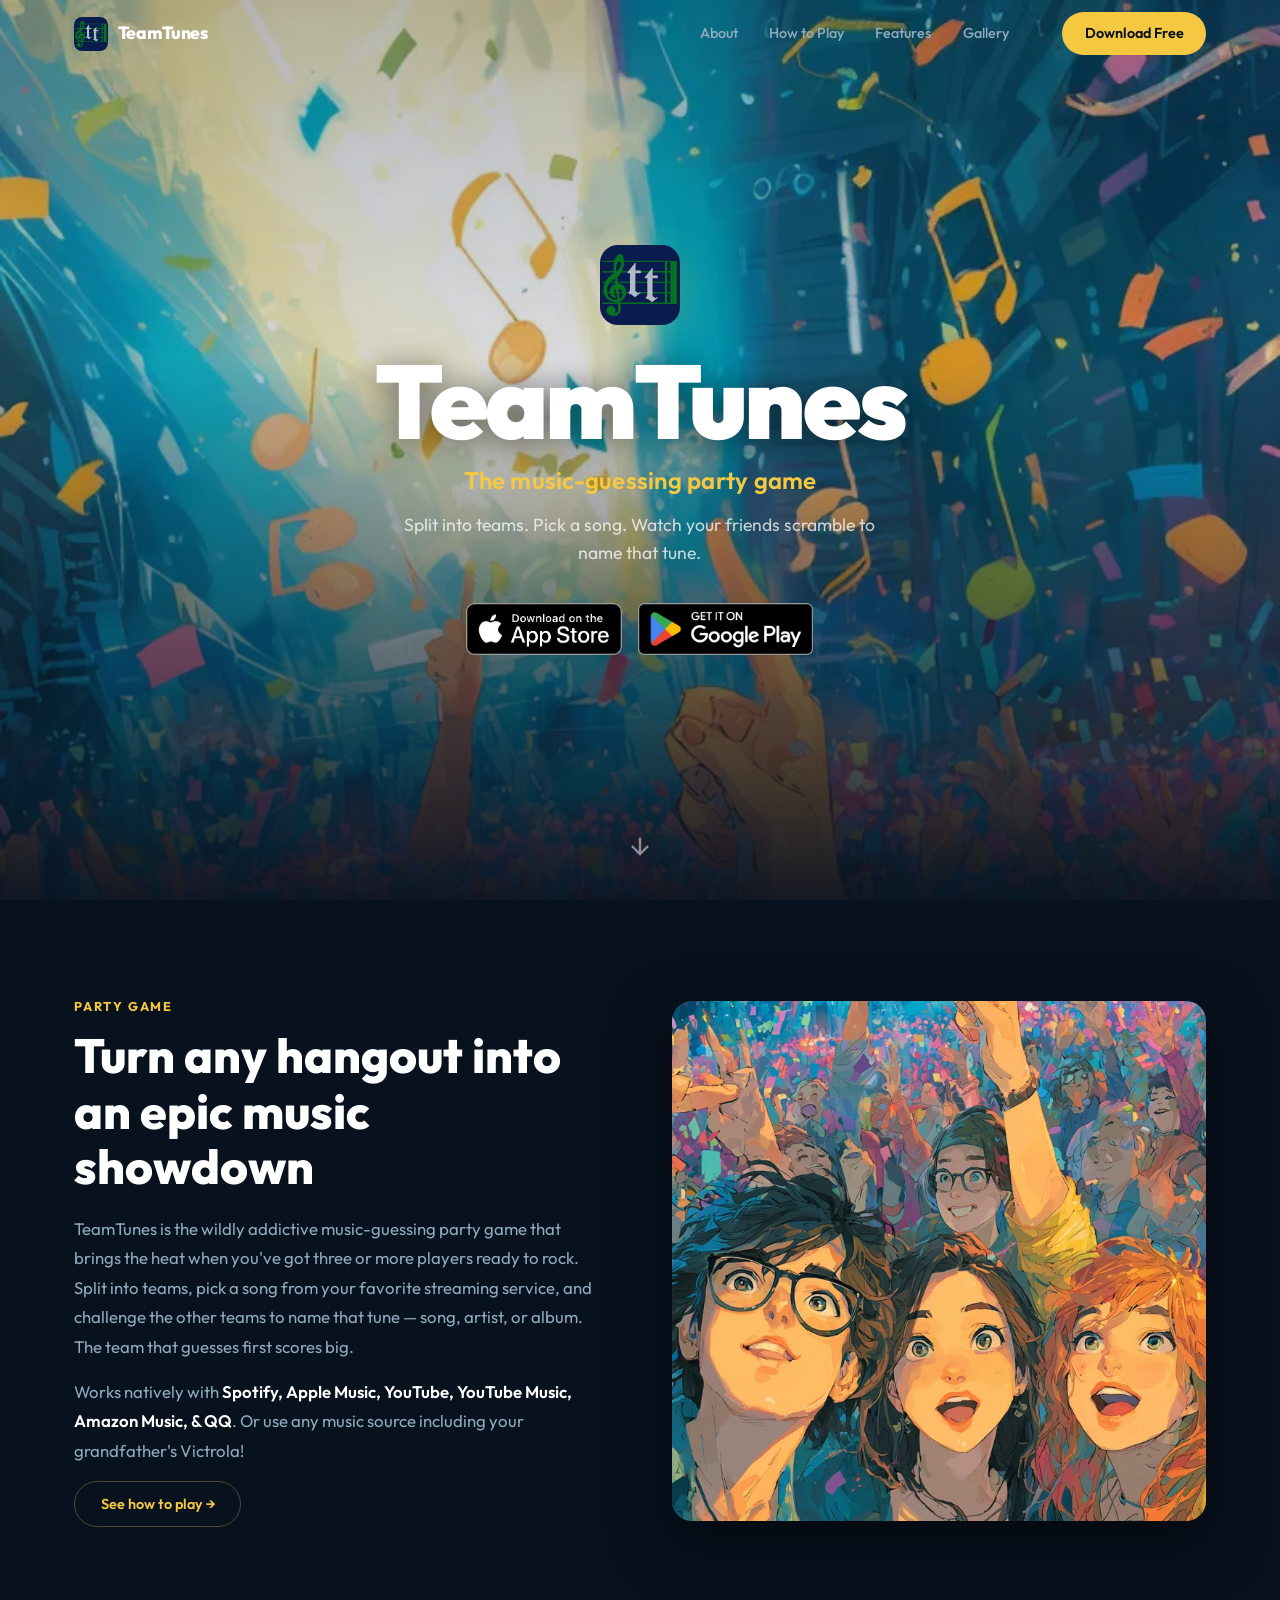
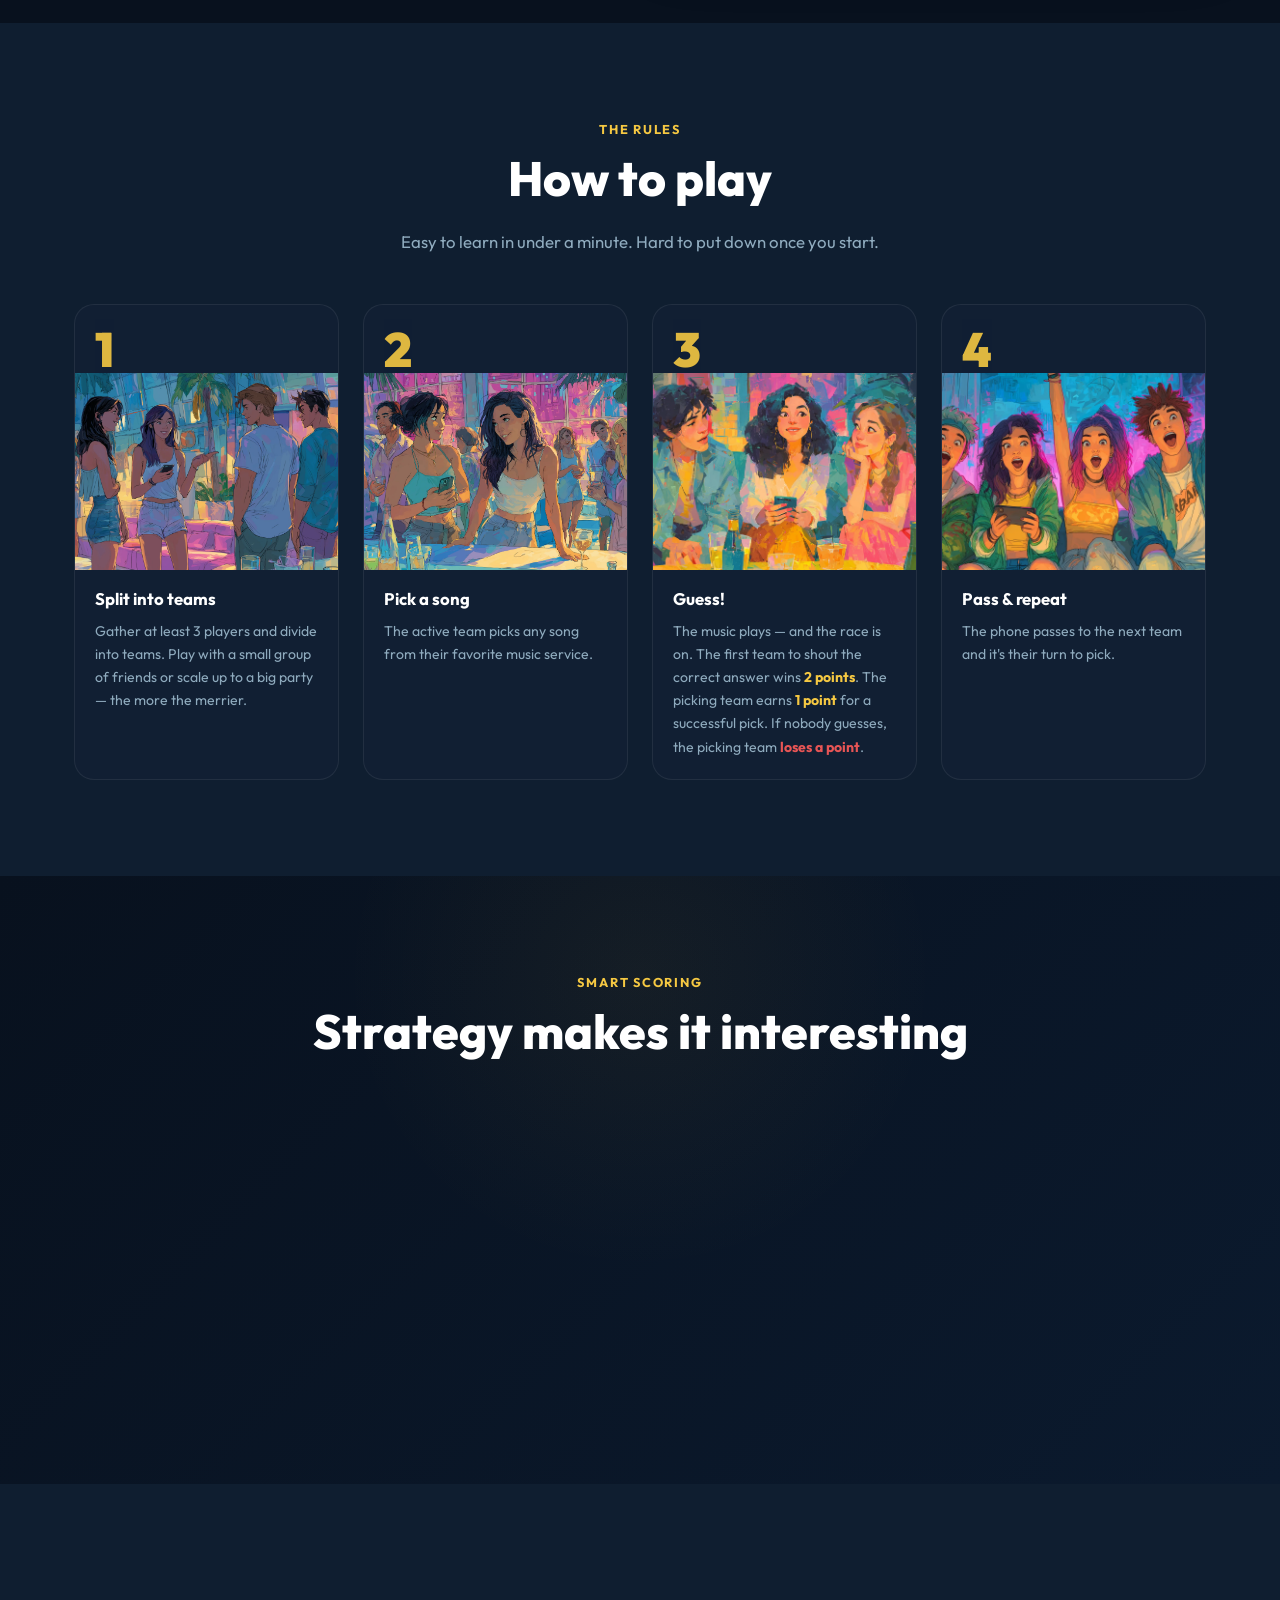
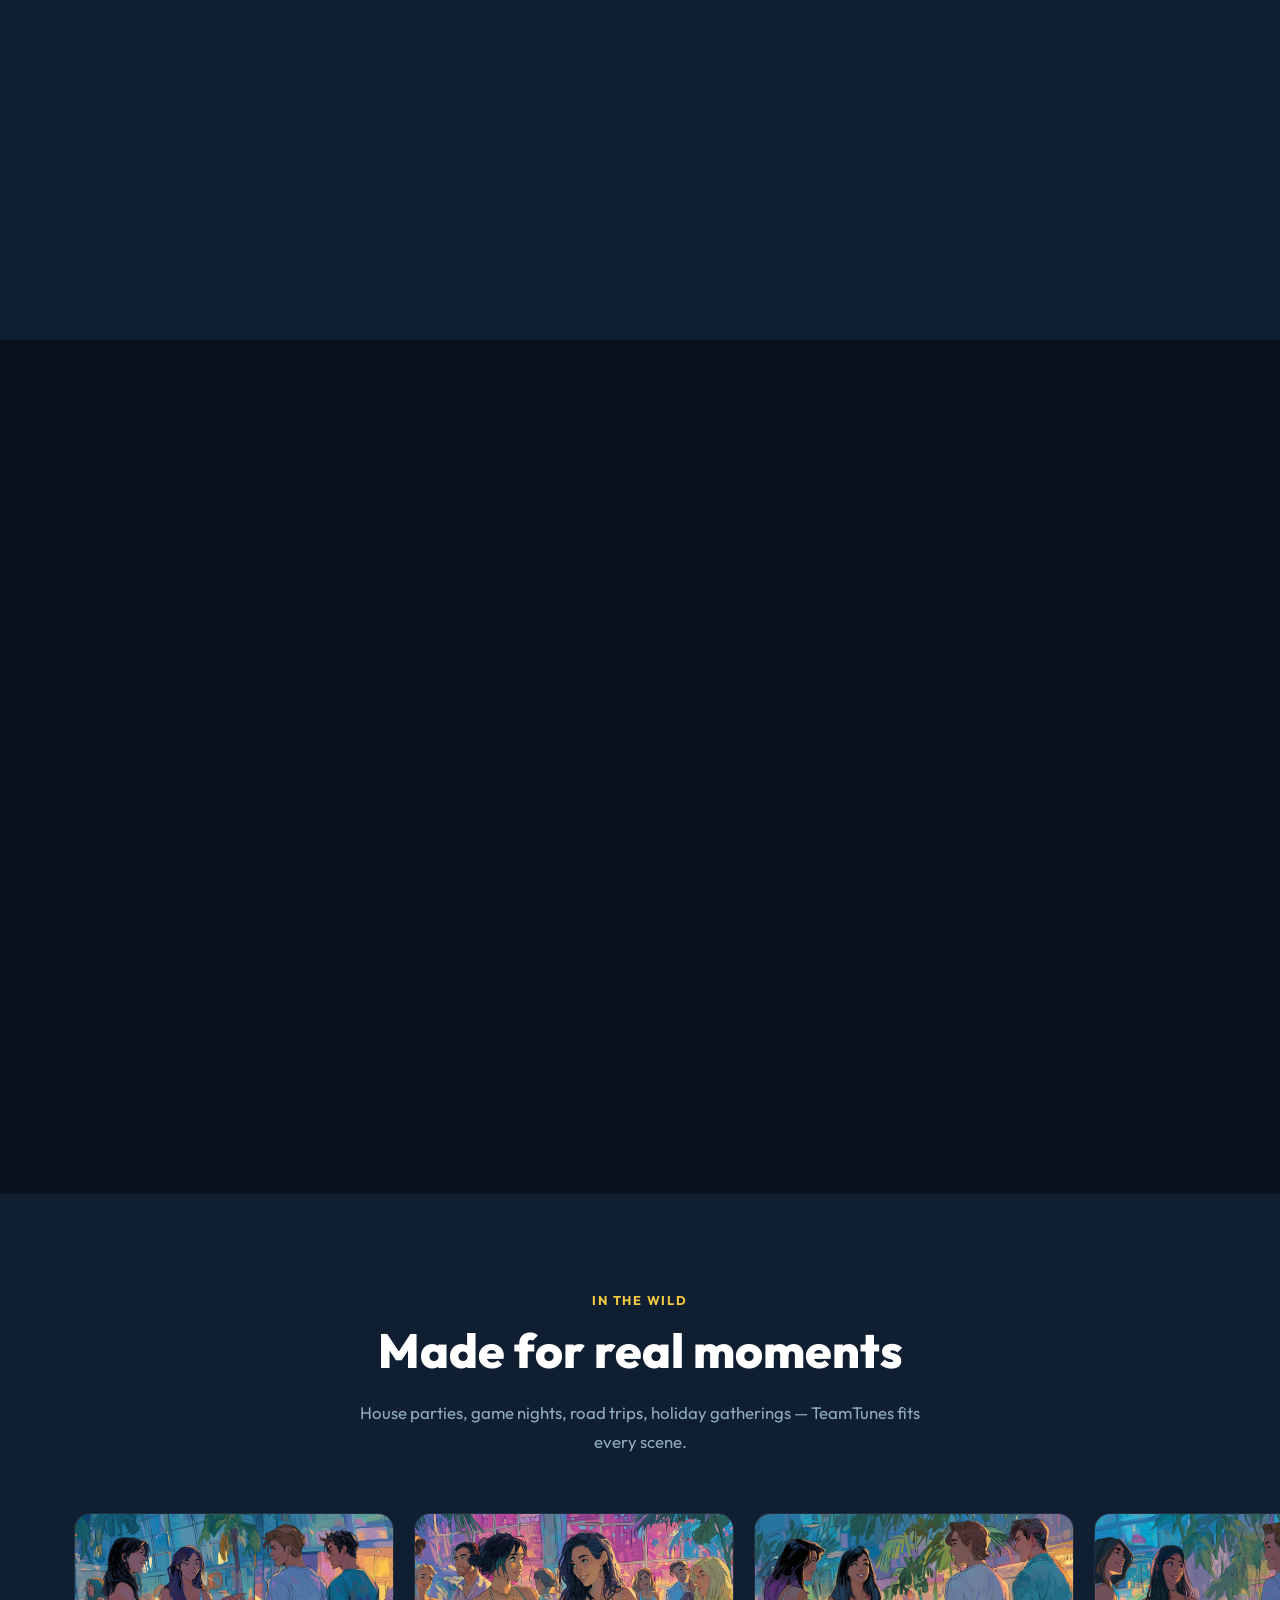
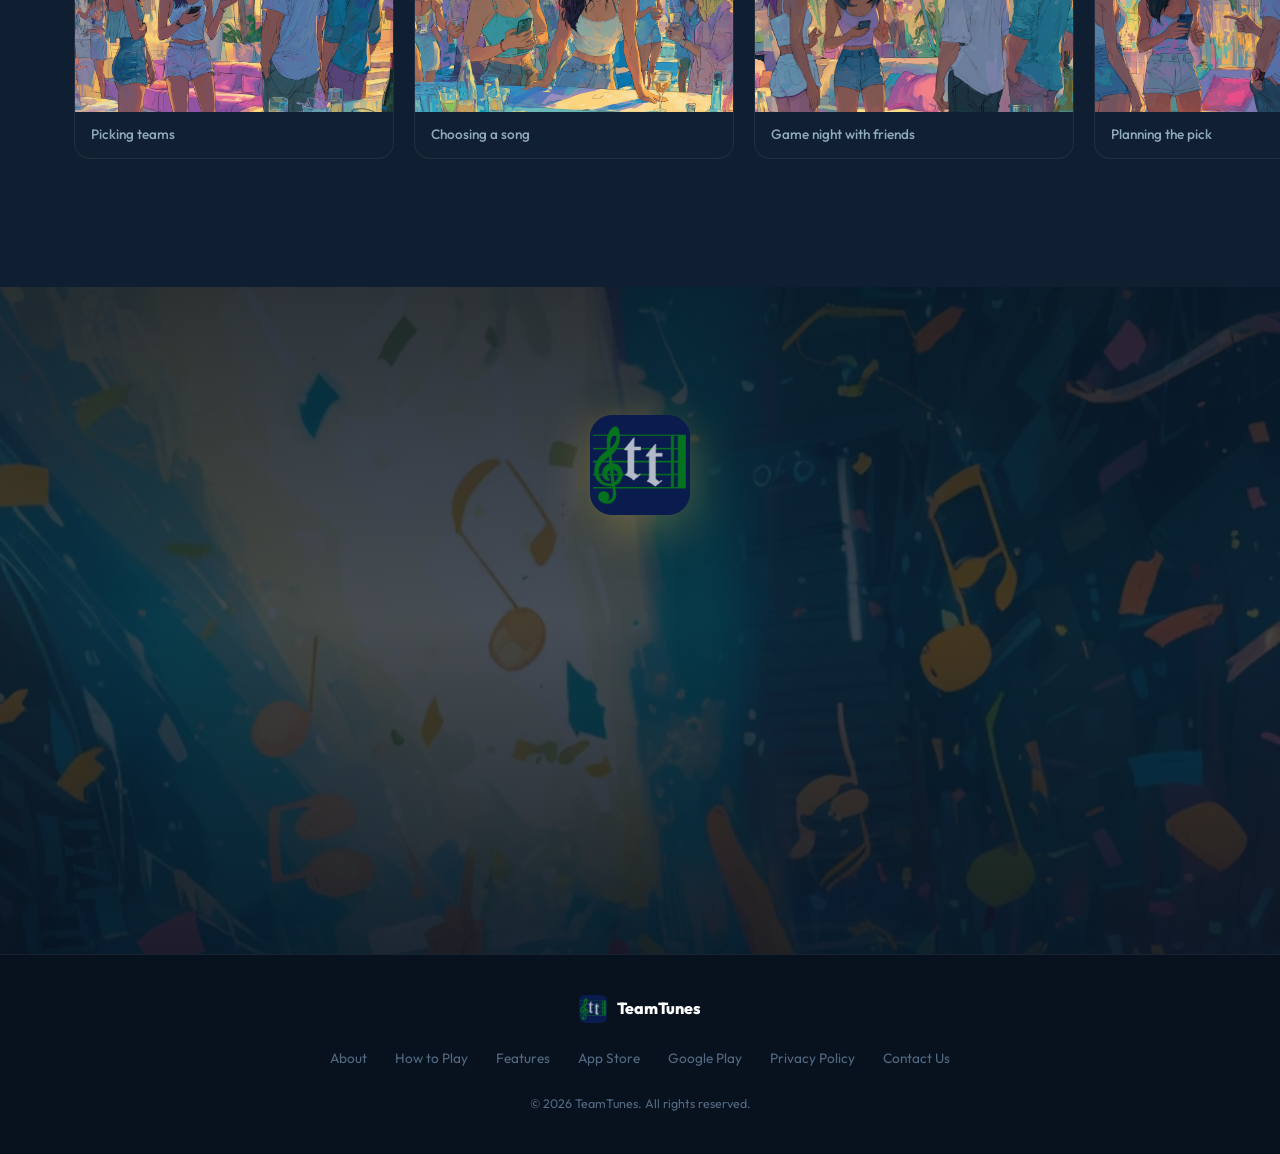
<file: index.html>
<!DOCTYPE html>
<html lang="en">
<head>
  <meta charset="UTF-8" />
  <meta name="viewport" content="width=device-width, initial-scale=1.0" />
  <title>TeamTunes — The Music-Guessing Party Game</title>
  <meta name="description" content="TeamTunes is the wildly addictive music-guessing party game for 3 or more players. Works with Spotify, Apple Music, YouTube, and more. Free on iOS and Android." />

  <!-- Open Graph (social sharing previews) -->
  <meta property="og:title" content="TeamTunes — The Music-Guessing Party Game" />
  <meta property="og:description" content="Split into teams. Pick a song. Watch your friends scramble to guess it. Free on the App Store and Google Play." />
  <meta property="og:image" content="assets/images/hero-splash.png" />
  <meta property="og:type" content="website" />
  <meta name="twitter:card" content="summary_large_image" />

  <!-- Favicon -->
  <link rel="icon" type="image/png" href="assets/images/icon.png" />
  <link rel="apple-touch-icon" href="assets/images/icon.png" />

  <!-- Fonts -->
  <link rel="preconnect" href="https://fonts.googleapis.com" />
  <link rel="preconnect" href="https://fonts.gstatic.com" crossorigin />
  <link href="https://fonts.googleapis.com/css2?family=Outfit:wght@400;500;600;700;800;900&display=swap" rel="stylesheet" />

  <link rel="stylesheet" href="css/styles.css" />
</head>
<body>

  <!-- ═══════════════════════════════════════════
       NAVIGATION
  ═══════════════════════════════════════════ -->
  <nav id="navbar">
    <div class="nav-inner">
      <a href="#hero" class="nav-logo">
        <img src="assets/images/icon.png" alt="TeamTunes icon" class="nav-icon" />
        <span class="nav-wordmark">TeamTunes</span>
      </a>
      <ul class="nav-links">
        <li><a href="#about">About</a></li>
        <li><a href="#how-to-play">How to Play</a></li>
        <li><a href="#features">Features</a></li>
        <li><a href="#gallery">Gallery</a></li>
      </ul>
      <a href="#download" class="btn btn-gold nav-cta">Download Free</a>
      <button class="nav-hamburger" id="hamburger" aria-label="Open menu">
        <span></span><span></span><span></span>
      </button>
    </div>
    <!-- Mobile menu -->
    <div class="nav-mobile" id="mobile-menu">
      <a href="#about" class="mobile-link">About</a>
      <a href="#how-to-play" class="mobile-link">How to Play</a>
      <a href="#features" class="mobile-link">Features</a>
      <a href="#gallery" class="mobile-link">Gallery</a>
      <a href="#download" class="mobile-link btn btn-gold">Download Free</a>
    </div>
  </nav>

  <!-- ═══════════════════════════════════════════
       HERO
  ═══════════════════════════════════════════ -->
  <section id="hero">
    <!-- Background video with image fallback -->
    <video class="hero-video" autoplay muted loop playsinline poster="assets/images/splash-bg.webp">
      <source src="assets/videos/loop.mp4" type="video/mp4" />
    </video>
    <div class="hero-overlay"></div>

    <div class="hero-content">
      <img src="assets/images/icon.png" alt="TeamTunes" class="hero-icon reveal" />
      <h1 class="hero-title reveal reveal-delay-1">TeamTunes</h1>
      <p class="hero-tagline reveal reveal-delay-2">The music-guessing party game</p>
      <p class="hero-sub reveal reveal-delay-3">
        Split into teams. Pick a song. Watch your friends scramble to name that tune.
      </p>
      <div class="hero-buttons reveal reveal-delay-4">
        <a href="https://apps.apple.com/be/app/teamtunes-game/id6759209061"
           target="_blank" rel="noopener" class="store-badge-img">
          <img src="assets/images/badge-app-store.png" alt="Download on the App Store" class="badge-img badge-apple" />
        </a>
        <a href="https://play.google.com/store/apps/details?id=com.thedigitalage.teamtunes"
           target="_blank" rel="noopener" class="store-badge-img">
          <img src="assets/images/badge-google-play.png" alt="Get it on Google Play" class="badge-img badge-google" />
        </a>
      </div>
    </div>

    <a href="#about" class="hero-scroll-hint" aria-label="Scroll down">
      <svg viewBox="0 0 24 24" fill="none" stroke="currentColor" stroke-width="2">
        <path d="M12 5v14M5 12l7 7 7-7"/>
      </svg>
    </a>
  </section>

  <!-- ═══════════════════════════════════════════
       ABOUT
  ═══════════════════════════════════════════ -->
  <section id="about" class="section section-dark">
    <div class="container">
      <div class="split-layout">
        <div class="split-text">
          <p class="section-eyebrow reveal">Party game</p>
          <h2 class="section-title reveal">Turn any hangout into an epic music showdown</h2>
          <p class="section-body reveal">
            TeamTunes is the wildly addictive music-guessing party game that brings the heat
            when you've got three or more players ready to rock. Split into teams, pick a
            song from your favorite streaming service, and challenge the other teams to
            name that tune — song, artist, or album. The team that guesses first scores big.
          </p>
          <p class="section-body reveal">
            Works natively with <strong>Spotify, Apple Music, YouTube, YouTube Music,
            Amazon Music, &amp; QQ</strong>. Or use any music source including your grandfather's Victrola!
          </p>
          <a href="#how-to-play" class="btn btn-outline reveal">See how to play →</a>
        </div>
        <div class="split-image reveal">
          <img src="assets/images/splash-bg.webp" alt="Friends enjoying TeamTunes at a concert" />
        </div>
      </div>
    </div>
  </section>

  <!-- ═══════════════════════════════════════════
       HOW TO PLAY
  ═══════════════════════════════════════════ -->
  <section id="how-to-play" class="section section-mid">
    <div class="container">
      <p class="section-eyebrow center reveal">The rules</p>
      <h2 class="section-title center reveal">How to play</h2>
      <p class="section-body center reveal" style="max-width:600px;margin:0 auto 3rem;">
        Easy to learn in under a minute. Hard to put down once you start.
      </p>

      <div class="steps-grid">

        <div class="step-card reveal">
          <div class="step-number">1</div>
          <div class="step-image">
            <img src="assets/images/pick-teams.webp" alt="Friends splitting into teams" />
          </div>
          <h3 class="step-title">Split into teams</h3>
          <p class="step-body">
            Gather at least 3 players and divide into teams. Play with a small
            group of friends or scale up to a big party — the more the merrier.
          </p>
        </div>

        <div class="step-card reveal reveal-delay-1">
          <div class="step-number">2</div>
          <div class="step-image">
            <img src="assets/images/pick-a-song.webp" alt="Picking a song on a phone" />
          </div>
          <h3 class="step-title">Pick a song</h3>
          <p class="step-body">
            The active team picks any song from their favorite music service.
          </p>
        </div>

        <div class="step-card reveal reveal-delay-2">
          <div class="step-number">3</div>
          <div class="step-image">
            <img src="assets/images/seated-picker.webp" alt="Group listening and guessing" />
          </div>
          <h3 class="step-title">Guess!</h3>
          <p class="step-body">
            The music plays — and the race is on. The first team to shout the
            correct answer wins <strong class="gold">2 points</strong>. The picking
            team earns <strong class="gold">1 point</strong> for a successful pick.
            If nobody guesses, the picking team <strong class="red">loses a point</strong>.
          </p>
        </div>

        <div class="step-card reveal reveal-delay-3">
          <div class="step-number">4</div>
          <div class="step-image">
            <img src="assets/images/seated-cheering.webp" alt="Team cheering after winning" />
          </div>
          <h3 class="step-title">Pass &amp; repeat</h3>
          <p class="step-body">
            The phone passes to the next team and it's their turn to pick.
          </p>
        </div>

      </div>
    </div>
  </section>

  <!-- ═══════════════════════════════════════════
       SCORING CALLOUT
  ═══════════════════════════════════════════ -->
  <section class="section section-dark scoring-section">
    <div class="container">
      <p class="section-eyebrow center reveal">Smart scoring</p>
      <h2 class="section-title center reveal">Strategy makes it interesting</h2>
      <p class="section-body center reveal" style="max-width:580px;margin:0 auto 3rem;">
        Picking an obscure deep cut nobody knows might feel safe — but it'll cost you a point if nobody guesses.
        Pick something too obvious and the leading team might scoop the 2 points. Stay sharp.
      </p>
      <div class="score-cards">
        <div class="score-card reveal">
          <div class="score-value gold">+2</div>
          <div class="score-label">First team to guess correctly</div>
        </div>
        <div class="score-card reveal reveal-delay-1">
          <div class="score-value gold">+1</div>
          <div class="score-label">Picking team earns for a successful pick</div>
        </div>
        <div class="score-card reveal reveal-delay-2">
          <div class="score-value red">−1</div>
          <div class="score-label">Picking team loses a point if nobody guesses</div>
        </div>
      </div>
    </div>
  </section>

  <!-- ═══════════════════════════════════════════
       MUSIC SERVICES
  ═══════════════════════════════════════════ -->
  <section id="music-services" class="section section-mid">
    <div class="container">
      <p class="section-eyebrow center reveal">Compatibility</p>
      <h2 class="section-title center reveal">Works with the music you love</h2>
      <p class="section-body center reveal" style="max-width:580px;margin:0 auto 3rem;">
        TeamTunes can control your music right inside the app — minimizing app switching.
        Many services work without a paid subscription.
      </p>
      <div class="services-grid">
        <div class="service-badge spotify reveal">
          <span class="service-dot"></span>Spotify
        </div>
        <div class="service-badge apple-music reveal reveal-delay-1">
          <span class="service-dot"></span>Apple Music
        </div>
        <div class="service-badge youtube reveal reveal-delay-2">
          <span class="service-dot"></span>YouTube
        </div>
        <div class="service-badge youtube-music reveal reveal-delay-2">
          <span class="service-dot"></span>YouTube Music
        </div>
        <div class="service-badge amazon reveal reveal-delay-3">
          <span class="service-dot"></span>Amazon Music
        </div>
        <div class="service-badge qq reveal reveal-delay-3">
          <span class="service-dot"></span>QQ Music
        </div>
      </div>
    </div>
  </section>

  <!-- ═══════════════════════════════════════════
       FEATURES
  ═══════════════════════════════════════════ -->
  <section id="features" class="section section-dark">
    <div class="container">
      <p class="section-eyebrow center reveal">Flexible &amp; customizable</p>
      <h2 class="section-title center reveal">Play your way</h2>
      <p class="section-body center reveal" style="max-width:580px;margin:0 auto 3rem;">
        Quick settings for casual players, deep settings for the competitive crowd.
        Set your win conditions before the game starts.
      </p>
      <div class="features-grid">
        <div class="feature-card reveal">
          <div class="feature-icon">🎯</div>
          <h3 class="feature-title">Multiple win conditions</h3>
          <p class="feature-body">End the game by number of rounds, time limit, or first team to reach a target score.</p>
        </div>
        <div class="feature-card reveal reveal-delay-1">
          <div class="feature-icon">👥</div>
          <h3 class="feature-title">Any group size</h3>
          <p class="feature-body">Minimum 3 players. No hard maximum — though past 20 it gets beautifully chaotic.</p>
        </div>
        <div class="feature-card reveal reveal-delay-2">
          <div class="feature-icon">🎵</div>
          <h3 class="feature-title">Any song, any genre</h3>
          <p class="feature-body">Pick from millions of songs across your favorite streaming services. The library is limitless.</p>
        </div>
        <div class="feature-card reveal reveal-delay-3">
          <div class="feature-icon">📱</div>
          <h3 class="feature-title">One or two phones</h3>
          <p class="feature-body">Use one phone for everything, or dedicate a second phone just for playing music while scoring on another.</p>
        </div>
        <div class="feature-card reveal">
          <div class="feature-icon">🏆</div>
          <h3 class="feature-title">Team customization</h3>
          <p class="feature-body">Name your teams, set rounds, and configure advanced scoring parameters to match your house rules.</p>
        </div>
        <div class="feature-card reveal reveal-delay-1">
          <div class="feature-icon">🥚</div>
          <h3 class="feature-title">Hidden easter eggs</h3>
          <p class="feature-body">Discover hidden surprises tucked inside the game. Can you find them all?</p>
        </div>
      </div>
    </div>
  </section>

  <!-- ═══════════════════════════════════════════
       GALLERY
  ═══════════════════════════════════════════ -->
  <section id="gallery" class="section section-mid">
    <div class="container">
      <p class="section-eyebrow center reveal">In the wild</p>
      <h2 class="section-title center reveal">Made for real moments</h2>
      <p class="section-body center reveal" style="max-width:560px;margin:0 auto 2rem;">
        House parties, game nights, road trips, holiday gatherings — TeamTunes fits every scene.
      </p>
    </div>
    <div class="gallery-scroll">
      <div class="gallery-track">
        <div class="gallery-item">
          <img src="assets/images/pick-teams.webp" alt="Friends picking teams" />
          <div class="gallery-caption">Picking teams</div>
        </div>
        <div class="gallery-item">
          <img src="assets/images/pick-a-song.webp" alt="Picking a song at a party" />
          <div class="gallery-caption">Choosing a song</div>
        </div>
        <div class="gallery-item">
          <img src="assets/images/pick-teams-2.webp" alt="Group of friends at a party" />
          <div class="gallery-caption">Game night with friends</div>
        </div>
        <div class="gallery-item">
          <img src="assets/images/pick-teams-3.webp" alt="Friends discussing song choice" />
          <div class="gallery-caption">Planning the pick</div>
        </div>
        <div class="gallery-item">
          <img src="assets/images/seated-picker.webp" alt="Focused on guessing" />
          <div class="gallery-caption">On the edge of your seat</div>
        </div>
        <div class="gallery-item">
          <img src="assets/images/seated-cheering.webp" alt="Celebrating a win" />
          <div class="gallery-caption">Celebrating the win</div>
        </div>
      </div>
    </div>
  </section>

  <!-- ═══════════════════════════════════════════
       DOWNLOAD CTA
  ═══════════════════════════════════════════ -->
  <section id="download" class="section section-download">
    <div class="download-bg-video">
      <video autoplay muted loop playsinline poster="assets/images/splash-bg.webp">
        <source src="assets/videos/loop2.mp4" type="video/mp4" />
      </video>
      <div class="download-overlay"></div>
    </div>
    <div class="container download-content">
      <img src="assets/images/icon.png" alt="TeamTunes" class="download-icon reveal" />
      <h2 class="section-title center reveal">Ready to play?</h2>
      <p class="section-body center reveal" style="max-width:500px;margin:0 auto 2.5rem;">
        Free to download on iPhone, iPad, and Android. Start your first game in minutes.
      </p>
      <div class="hero-buttons reveal">
        <a href="https://apps.apple.com/be/app/teamtunes-game/id6759209061"
           target="_blank" rel="noopener" class="store-badge-img large">
          <img src="assets/images/badge-app-store.png" alt="Download on the App Store" class="badge-img badge-apple" />
        </a>
        <a href="https://play.google.com/store/apps/details?id=com.thedigitalage.teamtunes"
           target="_blank" rel="noopener" class="store-badge-img large">
          <img src="assets/images/badge-google-play.png" alt="Get it on Google Play" class="badge-img badge-google" />
        </a>
      </div>
      <p class="download-fine-print reveal">Free to play · In-app purchases available · Rated 4+</p>
    </div>
  </section>

  <!-- ═══════════════════════════════════════════
       FOOTER
  ═══════════════════════════════════════════ -->
  <footer class="footer">
    <div class="container footer-inner">
      <div class="footer-brand">
        <img src="assets/images/icon.png" alt="TeamTunes" class="footer-icon" />
        <span class="footer-wordmark">TeamTunes</span>
      </div>
      <div class="footer-links">
        <a href="#about">About</a>
        <a href="#how-to-play">How to Play</a>
        <a href="#features">Features</a>
        <a href="https://apps.apple.com/be/app/teamtunes-game/id6759209061" target="_blank" rel="noopener">App Store</a>
        <a href="https://play.google.com/store/apps/details?id=com.thedigitalage.teamtunes" target="_blank" rel="noopener">Google Play</a>
        <a href="privacy.html">Privacy Policy</a>
        <a href="contact.html">Contact Us</a>
      </div>
      <p class="footer-copy">&copy; 2026 TeamTunes. All rights reserved.</p>
    </div>
  </footer>

  <script src="js/main.js"></script>
</body>
</html>
</file>
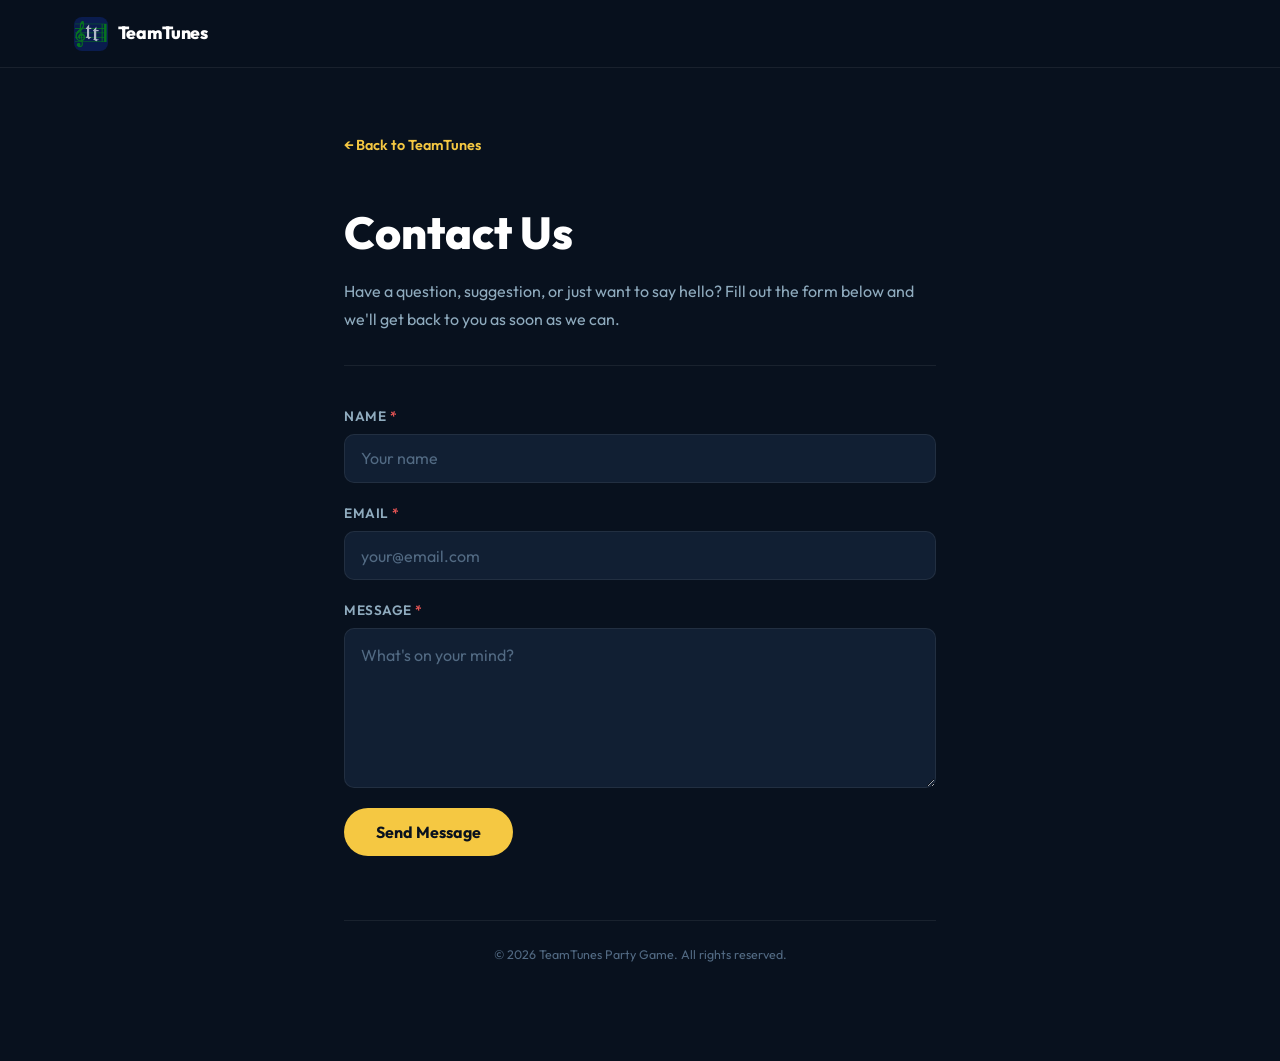
<file: contact.html>
<!DOCTYPE html>
<html lang="en">
<head>
  <meta charset="UTF-8" />
  <meta name="viewport" content="width=device-width, initial-scale=1.0" />
  <title>Contact Us — TeamTunes</title>
  <meta name="robots" content="noindex" />

  <!-- Fonts -->
  <link rel="preconnect" href="https://fonts.googleapis.com" />
  <link rel="preconnect" href="https://fonts.gstatic.com" crossorigin />
  <link href="https://fonts.googleapis.com/css2?family=Outfit:wght@400;500;600;700;800&display=swap" rel="stylesheet" />

  <!-- Favicon -->
  <link rel="icon" type="image/png" href="assets/images/icon.png" />

  <link rel="stylesheet" href="css/styles.css" />
  <style>
    .privacy-nav {
      position: sticky;
      top: 0;
      z-index: 100;
      background: rgba(8, 17, 30, 0.92);
      backdrop-filter: blur(20px);
      -webkit-backdrop-filter: blur(20px);
      border-bottom: 1px solid var(--border);
      height: var(--nav-height);
    }
    .privacy-nav .nav-inner {
      max-width: 1180px;
      margin: 0 auto;
      padding: 0 1.5rem;
      height: 100%;
      display: flex;
      align-items: center;
    }
    .privacy-nav .nav-logo {
      display: flex;
      align-items: center;
      gap: 0.6rem;
    }
    .privacy-nav .nav-icon {
      width: 34px;
      height: 34px;
      border-radius: 8px;
    }
    .privacy-nav .nav-wordmark {
      font-size: 1.1rem;
      font-weight: 800;
      color: var(--text-primary);
    }

    .contact-wrap {
      max-width: 640px;
      margin: 0 auto;
      padding: 4rem 1.5rem 6rem;
    }

    .privacy-back {
      display: inline-flex;
      align-items: center;
      gap: 0.4rem;
      color: var(--gold);
      font-size: 0.9rem;
      font-weight: 600;
      margin-bottom: 2.5rem;
      transition: opacity 0.2s;
    }
    .privacy-back:hover { opacity: 0.75; }

    .contact-title {
      font-size: clamp(2rem, 5vw, 2.8rem);
      font-weight: 800;
      margin-bottom: 0.6rem;
      color: var(--text-primary);
    }

    .contact-subtitle {
      font-size: 1rem;
      color: var(--text-secondary);
      margin-bottom: 2.5rem;
      padding-bottom: 2rem;
      border-bottom: 1px solid var(--border);
      line-height: 1.7;
    }

    /* Form */
    .contact-form {
      display: flex;
      flex-direction: column;
      gap: 1.25rem;
    }

    .form-group {
      display: flex;
      flex-direction: column;
      gap: 0.4rem;
    }

    .form-label {
      font-size: 0.85rem;
      font-weight: 600;
      color: var(--text-secondary);
      letter-spacing: 0.04em;
      text-transform: uppercase;
    }

    .form-input,
    .form-textarea {
      background: var(--bg-card);
      border: 1.5px solid var(--border);
      border-radius: 10px;
      padding: 0.85rem 1rem;
      font-family: 'Outfit', sans-serif;
      font-size: 1rem;
      color: var(--text-primary);
      transition: border-color 0.2s, box-shadow 0.2s;
      width: 100%;
    }

    .form-input:focus,
    .form-textarea:focus {
      outline: none;
      border-color: var(--gold);
      box-shadow: 0 0 0 3px rgba(245, 200, 66, 0.12);
    }

    .form-input::placeholder,
    .form-textarea::placeholder {
      color: var(--text-muted);
    }

    .form-textarea {
      resize: vertical;
      min-height: 160px;
      line-height: 1.6;
    }

    .form-submit {
      background: var(--gold);
      color: #08111e;
      border: none;
      border-radius: 50px;
      padding: 0.85rem 2rem;
      font-family: 'Outfit', sans-serif;
      font-size: 1rem;
      font-weight: 700;
      cursor: pointer;
      transition: background 0.2s, transform 0.2s, box-shadow 0.2s;
      align-self: flex-start;
    }
    .form-submit:hover {
      background: #ffd455;
      transform: translateY(-2px);
      box-shadow: 0 6px 20px rgba(245, 200, 66, 0.35);
    }
    .form-submit:disabled {
      opacity: 0.6;
      cursor: not-allowed;
      transform: none;
    }

    /* Success / Error states */
    .form-status {
      display: none;
      padding: 1rem 1.25rem;
      border-radius: 10px;
      font-size: 0.95rem;
      font-weight: 500;
      line-height: 1.5;
    }
    .form-status.success {
      background: rgba(29, 185, 84, 0.12);
      border: 1.5px solid rgba(29, 185, 84, 0.35);
      color: #1db954;
    }
    .form-status.error {
      background: rgba(232, 85, 85, 0.12);
      border: 1.5px solid rgba(232, 85, 85, 0.35);
      color: var(--red);
    }

    /* Success screen (replaces form) */
    .success-screen {
      display: none;
      text-align: center;
      padding: 3rem 1rem;
    }
    .success-screen .success-icon {
      font-size: 3rem;
      margin-bottom: 1rem;
    }
    .success-screen h2 {
      font-size: 1.6rem;
      font-weight: 800;
      margin-bottom: 0.75rem;
    }
    .success-screen p {
      color: var(--text-secondary);
      margin-bottom: 2rem;
    }

    .privacy-footer {
      margin-top: 4rem;
      padding-top: 1.5rem;
      border-top: 1px solid var(--border);
      text-align: center;
      font-size: 0.78rem;
      color: var(--text-muted);
    }
  </style>
</head>
<body>

  <!-- Nav -->
  <nav class="privacy-nav">
    <div class="nav-inner">
      <a href="index.html" class="nav-logo">
        <img src="assets/images/icon.png" alt="TeamTunes icon" class="nav-icon" />
        <span class="nav-wordmark">TeamTunes</span>
      </a>
    </div>
  </nav>

  <!-- Content -->
  <div class="contact-wrap">

    <a href="index.html" class="privacy-back">&#8592; Back to TeamTunes</a>

    <h1 class="contact-title">Contact Us</h1>
    <p class="contact-subtitle">
      Have a question, suggestion, or just want to say hello? Fill out the form
      below and we'll get back to you as soon as we can.
    </p>

    <!-- Form -->
    <form class="contact-form" id="contactForm">

      <!-- Honeypot spam protection -->
      <input type="checkbox" name="botcheck" style="display:none" tabindex="-1" autocomplete="off" />

      <div class="form-group">
        <label class="form-label" for="name">Name <span style="color:var(--red)">*</span></label>
        <input class="form-input" type="text" id="name" name="name"
               placeholder="Your name" required autocomplete="name" />
      </div>

      <div class="form-group">
        <label class="form-label" for="email">Email <span style="color:var(--red)">*</span></label>
        <input class="form-input" type="email" id="email" name="email"
               placeholder="your@email.com" required autocomplete="email" />
      </div>

      <div class="form-group">
        <label class="form-label" for="message">Message <span style="color:var(--red)">*</span></label>
        <textarea class="form-textarea" id="message" name="message"
                  placeholder="What's on your mind?" required></textarea>
      </div>

      <div class="form-status" id="formStatus"></div>

      <button class="form-submit" type="submit" id="submitBtn">Send Message</button>

    </form>

    <!-- Success screen shown after submission -->
    <div class="success-screen" id="successScreen">
      <div class="success-icon">🎵</div>
      <h2>Message sent!</h2>
      <p>Thanks for reaching out. We'll get back to you soon.</p>
      <a href="index.html" class="btn btn-gold">Back to TeamTunes</a>
    </div>

    <div class="privacy-footer">
      &copy; 2026 TeamTunes Party Game. All rights reserved.
    </div>

  </div>

  <script>
    const form       = document.getElementById('contactForm');
    const submitBtn  = document.getElementById('submitBtn');
    const formStatus = document.getElementById('formStatus');
    const successScreen = document.getElementById('successScreen');

    form.addEventListener('submit', async function(e) {
      e.preventDefault();

      submitBtn.disabled = true;
      submitBtn.textContent = 'Sending…';
      formStatus.style.display = 'none';
      formStatus.className = 'form-status';

      const data = {
        access_key: '5e6f77c0-ff4f-44d9-af3c-8b6083e83a75',
        name:    document.getElementById('name').value.trim(),
        email:   document.getElementById('email').value.trim(),
        message: document.getElementById('message').value.trim(),
        subject: 'TeamTunes Website — Message from ' + document.getElementById('name').value.trim(),
        from_name: 'TeamTunes Website'
      };

      try {
        const res  = await fetch('https://api.web3forms.com/submit', {
          method: 'POST',
          headers: { 'Content-Type': 'application/json', 'Accept': 'application/json' },
          body: JSON.stringify(data)
        });
        const json = await res.json();

        if (json.success) {
          form.style.display = 'none';
          successScreen.style.display = 'block';
        } else {
          throw new Error(json.message || 'Submission failed');
        }
      } catch(err) {
        formStatus.textContent = 'Something went wrong. Please try again shortly.';
        formStatus.classList.add('error');
        formStatus.style.display = 'block';
        submitBtn.disabled = false;
        submitBtn.textContent = 'Send Message';
      }
    });
  </script>

</body>
</html>
</file>
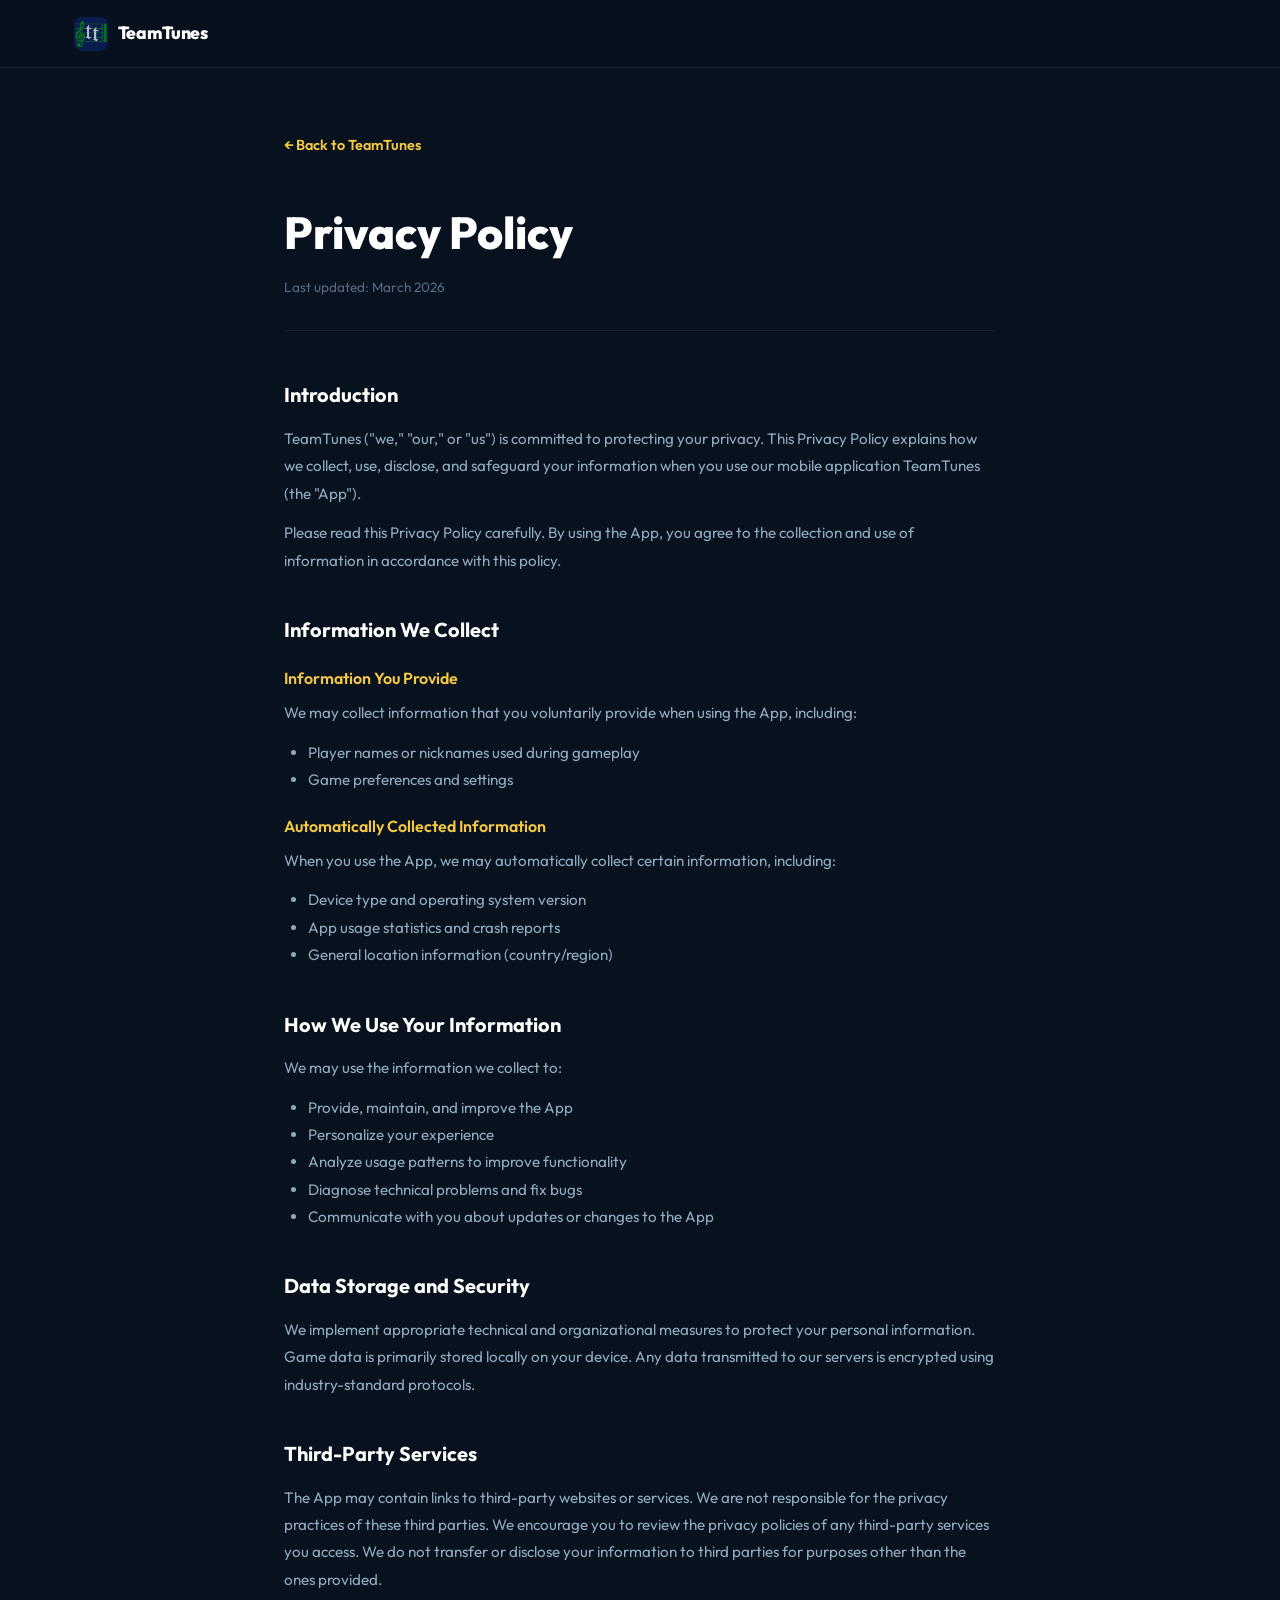
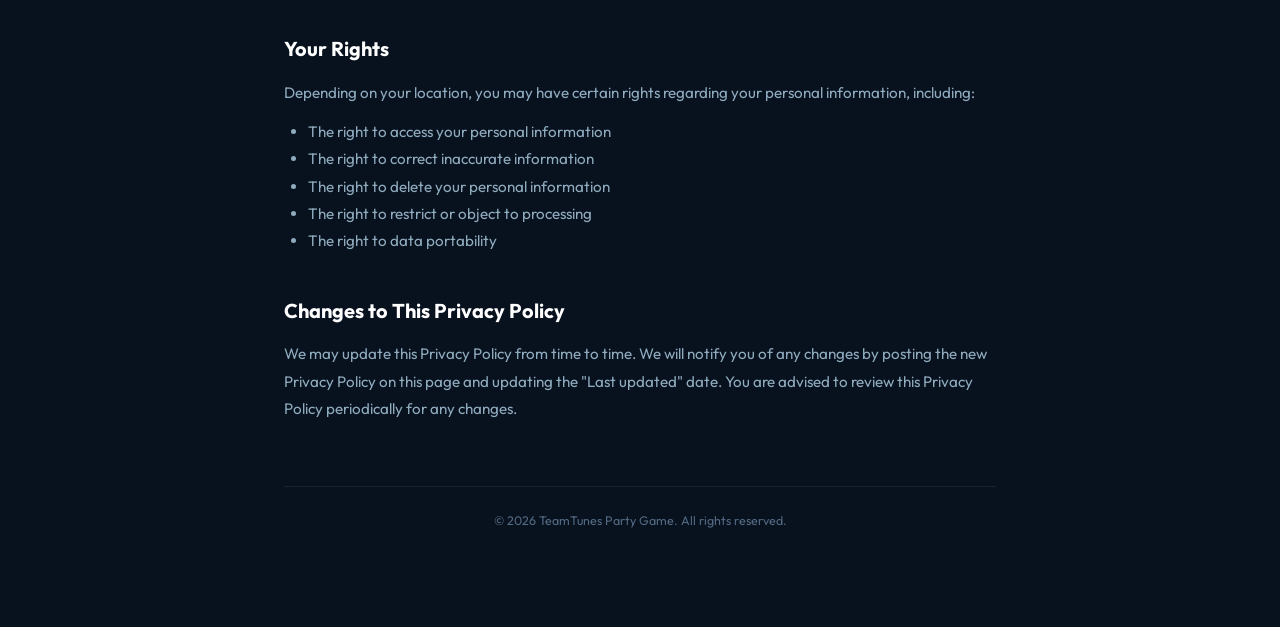
<file: privacy.html>
<!DOCTYPE html>
<html lang="en">
<head>
  <meta charset="UTF-8" />
  <meta name="viewport" content="width=device-width, initial-scale=1.0" />
  <title>TeamTunes Privacy Policy</title>
  <meta name="robots" content="noindex" />

  <!-- Fonts -->
  <link rel="preconnect" href="https://fonts.googleapis.com" />
  <link rel="preconnect" href="https://fonts.gstatic.com" crossorigin />
  <link href="https://fonts.googleapis.com/css2?family=Outfit:wght@400;500;600;700;800&display=swap" rel="stylesheet" />

  <!-- Favicon -->
  <link rel="icon" type="image/png" href="assets/images/icon.png" />

  <link rel="stylesheet" href="css/styles.css" />
  <style>
    /* Privacy page specific styles */
    .privacy-nav {
      position: sticky;
      top: 0;
      z-index: 100;
      background: rgba(8, 17, 30, 0.92);
      backdrop-filter: blur(20px);
      -webkit-backdrop-filter: blur(20px);
      border-bottom: 1px solid var(--border);
      height: var(--nav-height);
    }

    .privacy-nav .nav-inner {
      max-width: 1180px;
      margin: 0 auto;
      padding: 0 1.5rem;
      height: 100%;
      display: flex;
      align-items: center;
    }

    .privacy-nav .nav-logo {
      display: flex;
      align-items: center;
      gap: 0.6rem;
    }

    .privacy-nav .nav-icon {
      width: 34px;
      height: 34px;
      border-radius: 8px;
    }

    .privacy-nav .nav-wordmark {
      font-size: 1.1rem;
      font-weight: 800;
      color: var(--text-primary);
    }

    .privacy-wrap {
      max-width: 760px;
      margin: 0 auto;
      padding: 4rem 1.5rem 6rem;
    }

    .privacy-back {
      display: inline-flex;
      align-items: center;
      gap: 0.4rem;
      color: var(--gold);
      font-size: 0.9rem;
      font-weight: 600;
      margin-bottom: 2.5rem;
      transition: opacity 0.2s;
    }
    .privacy-back:hover { opacity: 0.75; }

    .privacy-title {
      font-size: clamp(2rem, 5vw, 2.8rem);
      font-weight: 800;
      margin-bottom: 0.5rem;
      color: var(--text-primary);
    }

    .privacy-updated {
      font-size: 0.85rem;
      color: var(--text-muted);
      margin-bottom: 3rem;
      padding-bottom: 2rem;
      border-bottom: 1px solid var(--border);
    }

    .privacy-section {
      margin-bottom: 2.5rem;
    }

    .privacy-section h2 {
      font-size: 1.25rem;
      font-weight: 700;
      color: var(--text-primary);
      margin-bottom: 0.85rem;
    }

    .privacy-section h3 {
      font-size: 1rem;
      font-weight: 600;
      color: var(--gold);
      margin: 1.25rem 0 0.5rem;
    }

    .privacy-section p {
      font-size: 0.95rem;
      color: var(--text-secondary);
      line-height: 1.8;
      margin-bottom: 0.75rem;
    }

    .privacy-section ul {
      list-style: disc;
      padding-left: 1.5rem;
      margin-bottom: 0.75rem;
    }

    .privacy-section ul li {
      font-size: 0.95rem;
      color: var(--text-secondary);
      line-height: 1.8;
    }

    .privacy-footer {
      margin-top: 4rem;
      padding-top: 1.5rem;
      border-top: 1px solid var(--border);
      text-align: center;
      font-size: 0.78rem;
      color: var(--text-muted);
    }
  </style>
</head>
<body>

  <!-- Nav -->
  <nav class="privacy-nav">
    <div class="nav-inner">
      <a href="index.html" class="nav-logo">
        <img src="assets/images/icon.png" alt="TeamTunes icon" class="nav-icon" />
        <span class="nav-wordmark">TeamTunes</span>
      </a>
    </div>
  </nav>

  <!-- Content -->
  <div class="privacy-wrap">

    <a href="index.html" class="privacy-back">&#8592; Back to TeamTunes</a>

    <h1 class="privacy-title">Privacy Policy</h1>
    <p class="privacy-updated">Last updated: March 2026</p>

    <div class="privacy-section">
      <h2>Introduction</h2>
      <p>TeamTunes ("we," "our," or "us") is committed to protecting your privacy. This Privacy Policy explains how we collect, use, disclose, and safeguard your information when you use our mobile application TeamTunes (the "App").</p>
      <p>Please read this Privacy Policy carefully. By using the App, you agree to the collection and use of information in accordance with this policy.</p>
    </div>

    <div class="privacy-section">
      <h2>Information We Collect</h2>
      <h3>Information You Provide</h3>
      <p>We may collect information that you voluntarily provide when using the App, including:</p>
      <ul>
        <li>Player names or nicknames used during gameplay</li>
        <li>Game preferences and settings</li>
      </ul>
      <h3>Automatically Collected Information</h3>
      <p>When you use the App, we may automatically collect certain information, including:</p>
      <ul>
        <li>Device type and operating system version</li>
        <li>App usage statistics and crash reports</li>
        <li>General location information (country/region)</li>
      </ul>
    </div>

    <div class="privacy-section">
      <h2>How We Use Your Information</h2>
      <p>We may use the information we collect to:</p>
      <ul>
        <li>Provide, maintain, and improve the App</li>
        <li>Personalize your experience</li>
        <li>Analyze usage patterns to improve functionality</li>
        <li>Diagnose technical problems and fix bugs</li>
        <li>Communicate with you about updates or changes to the App</li>
      </ul>
    </div>

    <div class="privacy-section">
      <h2>Data Storage and Security</h2>
      <p>We implement appropriate technical and organizational measures to protect your personal information. Game data is primarily stored locally on your device. Any data transmitted to our servers is encrypted using industry-standard protocols.</p>
    </div>

    <div class="privacy-section">
      <h2>Third-Party Services</h2>
      <p>The App may contain links to third-party websites or services. We are not responsible for the privacy practices of these third parties. We encourage you to review the privacy policies of any third-party services you access. We do not transfer or disclose your information to third parties for purposes other than the ones provided.</p>
    </div>

    <div class="privacy-section">
      <h2>Your Rights</h2>
      <p>Depending on your location, you may have certain rights regarding your personal information, including:</p>
      <ul>
        <li>The right to access your personal information</li>
        <li>The right to correct inaccurate information</li>
        <li>The right to delete your personal information</li>
        <li>The right to restrict or object to processing</li>
        <li>The right to data portability</li>
      </ul>
    </div>

    <div class="privacy-section">
      <h2>Changes to This Privacy Policy</h2>
      <p>We may update this Privacy Policy from time to time. We will notify you of any changes by posting the new Privacy Policy on this page and updating the "Last updated" date. You are advised to review this Privacy Policy periodically for any changes.</p>
    </div>

    <div class="privacy-footer">
      &copy; 2026 TeamTunes Party Game. All rights reserved.
    </div>

  </div>

</body>
</html>
</file>
<file: css/styles.css>
/* ═══════════════════════════════════════════════════════════
   TEAMTUNES — Main Stylesheet
   Theme: Dark navy · Gold accents · Party energy
═══════════════════════════════════════════════════════════ */

/* ─── Variables ─────────────────────────────────────────── */
:root {
  --bg-primary:    #08111e;
  --bg-secondary:  #0f1e30;
  --bg-card:       #111f33;
  --bg-card-hover: #162840;

  --gold:          #f5c842;
  --gold-dim:      #d4a820;
  --gold-glow:     rgba(245, 200, 66, 0.15);

  --red:           #e85555;

  --text-primary:  #ffffff;
  --text-secondary:#8fabbe;
  --text-muted:    #526a83;

  --border:        rgba(255, 255, 255, 0.07);
  --border-gold:   rgba(245, 200, 66, 0.3);

  --nav-height: 68px;

  --spotify:       #1DB954;
  --apple-music:   #fc3c44;
  --youtube:       #FF0000;
  --youtube-music: #FF0000;
  --amazon:        #00a8e0;
  --qq:            #00b0ff;
}

/* ─── Reset & Base ──────────────────────────────────────── */
*, *::before, *::after { box-sizing: border-box; margin: 0; padding: 0; }

html {
  scroll-behavior: smooth;
  font-size: 16px;
}

body {
  font-family: 'Outfit', system-ui, -apple-system, sans-serif;
  background-color: var(--bg-primary);
  color: var(--text-primary);
  line-height: 1.6;
  overflow-x: hidden;
}

img { max-width: 100%; display: block; }
a  { color: inherit; text-decoration: none; }
ul { list-style: none; }

/* ─── Utility ───────────────────────────────────────────── */
.container {
  max-width: 1180px;
  margin: 0 auto;
  padding: 0 1.5rem;
}

.section {
  padding: 6rem 0;
}

.section-dark { background: var(--bg-primary); }
.section-mid  { background: var(--bg-secondary); }

.gold { color: var(--gold); }
.red  { color: var(--red); }

.center { text-align: center; }

/* ─── Buttons ───────────────────────────────────────────── */
.btn {
  display: inline-block;
  padding: 0.65rem 1.4rem;
  border-radius: 50px;
  font-size: 0.9rem;
  font-weight: 600;
  transition: transform 0.2s, box-shadow 0.2s, background 0.2s;
  cursor: pointer;
  white-space: nowrap;
}

.btn-gold {
  background: var(--gold);
  color: #08111e;
}
.btn-gold:hover {
  background: #ffd455;
  transform: translateY(-2px);
  box-shadow: 0 6px 20px rgba(245,200,66,0.35);
}

.btn-outline {
  border: 1.5px solid var(--border-gold);
  color: var(--gold);
  padding: 0.65rem 1.6rem;
}
.btn-outline:hover {
  background: var(--gold-glow);
  border-color: var(--gold);
  transform: translateY(-2px);
}

/* ─── Typography helpers ────────────────────────────────── */
.section-eyebrow {
  font-size: 0.8rem;
  font-weight: 700;
  letter-spacing: 0.14em;
  text-transform: uppercase;
  color: var(--gold);
  margin-bottom: 0.75rem;
  display: block;
}

.section-title {
  font-size: clamp(2rem, 4vw, 3rem);
  font-weight: 800;
  line-height: 1.15;
  margin-bottom: 1.25rem;
  color: var(--text-primary);
}

.section-body {
  font-size: 1.05rem;
  color: var(--text-secondary);
  line-height: 1.75;
  margin-bottom: 1rem;
}

.section-body strong { color: var(--text-primary); font-weight: 600; }

/* ─── Scroll Reveal ─────────────────────────────────────── */
.reveal {
  opacity: 0;
  transform: translateY(32px);
  transition: opacity 0.65s ease, transform 0.65s ease;
}
.reveal.revealed {
  opacity: 1;
  transform: translateY(0);
}
.reveal-delay-1 { transition-delay: 0.1s; }
.reveal-delay-2 { transition-delay: 0.2s; }
.reveal-delay-3 { transition-delay: 0.3s; }
.reveal-delay-4 { transition-delay: 0.4s; }

/* ═══════════════════════════════════════════════════════════
   NAVIGATION
═══════════════════════════════════════════════════════════ */
#navbar {
  position: fixed;
  top: 0;
  left: 0;
  right: 0;
  z-index: 100;
  height: var(--nav-height);
  transition: background 0.3s, backdrop-filter 0.3s, border-color 0.3s;
  border-bottom: 1px solid transparent;
}

#navbar.scrolled {
  background: rgba(8, 17, 30, 0.88);
  backdrop-filter: blur(20px);
  -webkit-backdrop-filter: blur(20px);
  border-bottom-color: var(--border);
}

.nav-inner {
  max-width: 1180px;
  margin: 0 auto;
  padding: 0 1.5rem;
  height: 100%;
  display: flex;
  align-items: center;
  gap: 2rem;
}

.nav-logo {
  display: flex;
  align-items: center;
  gap: 0.6rem;
  flex-shrink: 0;
}

.nav-icon {
  width: 34px;
  height: 34px;
  border-radius: 8px;
}

.nav-wordmark {
  font-size: 1.1rem;
  font-weight: 800;
  color: var(--text-primary);
  letter-spacing: -0.01em;
}

.nav-links {
  display: flex;
  gap: 0.25rem;
  margin-left: auto;
}

.nav-links a {
  font-size: 0.9rem;
  font-weight: 500;
  color: var(--text-secondary);
  padding: 0.4rem 0.85rem;
  border-radius: 50px;
  transition: color 0.2s, background 0.2s;
}
.nav-links a:hover {
  color: var(--text-primary);
  background: rgba(255,255,255,0.06);
}

.nav-cta { margin-left: 0.5rem; }

.nav-hamburger {
  display: none;
  flex-direction: column;
  gap: 5px;
  background: none;
  border: none;
  cursor: pointer;
  padding: 0.5rem;
  margin-left: auto;
}
.nav-hamburger span {
  display: block;
  width: 22px;
  height: 2px;
  background: var(--text-primary);
  border-radius: 2px;
  transition: transform 0.3s, opacity 0.3s;
}
.nav-hamburger.open span:nth-child(1) { transform: translateY(7px) rotate(45deg); }
.nav-hamburger.open span:nth-child(2) { opacity: 0; }
.nav-hamburger.open span:nth-child(3) { transform: translateY(-7px) rotate(-45deg); }

.nav-mobile {
  display: none;
  flex-direction: column;
  gap: 0.25rem;
  padding: 1rem 1.5rem 1.5rem;
  background: rgba(8, 17, 30, 0.96);
  backdrop-filter: blur(20px);
  border-top: 1px solid var(--border);
}
.nav-mobile.open { display: flex; }

.mobile-link {
  font-size: 1rem;
  font-weight: 500;
  color: var(--text-secondary);
  padding: 0.75rem 0;
  border-bottom: 1px solid var(--border);
  transition: color 0.2s;
}
.mobile-link:last-child { border-bottom: none; margin-top: 0.5rem; text-align: center; }
.mobile-link:hover { color: var(--text-primary); }

/* ═══════════════════════════════════════════════════════════
   HERO
═══════════════════════════════════════════════════════════ */
#hero {
  position: relative;
  height: 100vh;
  min-height: 600px;
  display: flex;
  align-items: center;
  justify-content: center;
  overflow: hidden;
}

.hero-video {
  position: absolute;
  inset: 0;
  width: 100%;
  height: 100%;
  object-fit: cover;
  object-position: center top;
}

.hero-overlay {
  position: absolute;
  inset: 0;
  background: linear-gradient(
    to bottom,
    rgba(8,17,30,0.3)  0%,
    rgba(8,17,30,0.15) 40%,
    rgba(8,17,30,0.6)  75%,
    rgba(8,17,30,0.95) 100%
  );
}

.hero-content {
  position: relative;
  z-index: 2;
  text-align: center;
  padding: 0 1.5rem;
  max-width: 700px;
}

.hero-icon {
  width: 80px;
  height: 80px;
  border-radius: 18px;
  margin: 0 auto 1.5rem;
  box-shadow: 0 8px 40px rgba(245,200,66,0.25);
}

.hero-title {
  font-size: clamp(3.5rem, 10vw, 6.5rem);
  font-weight: 900;
  line-height: 1;
  letter-spacing: -0.03em;
  color: var(--text-primary);
  margin-bottom: 0.5rem;
  text-shadow: 0 4px 30px rgba(0,0,0,0.5);
}

.hero-tagline {
  font-size: clamp(1.1rem, 3vw, 1.5rem);
  font-weight: 600;
  color: var(--gold);
  margin-bottom: 0.75rem;
  letter-spacing: 0.01em;
}

.hero-sub {
  font-size: clamp(0.95rem, 2vw, 1.1rem);
  color: rgba(255,255,255,0.75);
  margin-bottom: 2.25rem;
  max-width: 500px;
  margin-left: auto;
  margin-right: auto;
}

.hero-buttons {
  display: flex;
  gap: 1rem;
  justify-content: center;
  align-items: center;
  flex-wrap: wrap;
}

/* Official store badges */
.store-badge-img {
  display: inline-block;
  transition: transform 0.2s, filter 0.2s;
}
.store-badge-img:hover {
  transform: translateY(-3px);
  filter: brightness(1.12) drop-shadow(0 8px 20px rgba(0,0,0,0.4));
}

/* Both badges are 142px tall PNGs — widths calculated so both render at same height */
.badge-img {
  display: block;
  height: auto;
}

/* Apple PNG: 425x142, ratio 2.99:1 → 156px wide = 52px tall */
.badge-apple { width: 156px; }

/* Google Play PNG: 478x142, ratio 3.37:1 → 175px wide = 52px tall */
.badge-google { width: 175px; }

/* Large versions in download CTA: same height ~64px */
.store-badge-img.large .badge-apple { width: 192px; }
.store-badge-img.large .badge-google { width: 216px; }

/* Mobile: same height ~42px */
@media (max-width: 640px) {
  .badge-apple { width: 126px; }
  .badge-google { width: 141px; }
  .store-badge-img.large .badge-apple { width: 156px; }
  .store-badge-img.large .badge-google { width: 175px; }
}

/* Scroll hint arrow */
.hero-scroll-hint {
  position: absolute;
  bottom: 2rem;
  left: 50%;
  transform: translateX(-50%);
  z-index: 2;
  color: rgba(255,255,255,0.5);
  animation: bounce 2s infinite;
}
.hero-scroll-hint svg {
  width: 28px;
  height: 28px;
}
@keyframes bounce {
  0%, 100% { transform: translateX(-50%) translateY(0); }
  50%       { transform: translateX(-50%) translateY(8px); }
}

/* ═══════════════════════════════════════════════════════════
   ABOUT — SPLIT LAYOUT
═══════════════════════════════════════════════════════════ */
.split-layout {
  display: grid;
  grid-template-columns: 1fr 1fr;
  gap: 4rem;
  align-items: center;
}

.split-text { }

.split-image img {
  border-radius: 20px;
  box-shadow: 0 20px 60px rgba(0,0,0,0.5);
  width: 100%;
  object-fit: cover;
  max-height: 520px;
}

/* ═══════════════════════════════════════════════════════════
   HOW TO PLAY
═══════════════════════════════════════════════════════════ */
.steps-grid {
  display: grid;
  grid-template-columns: repeat(4, 1fr);
  gap: 1.5rem;
  margin-top: 1rem;
}

.step-card {
  background: var(--bg-card);
  border: 1px solid var(--border);
  border-radius: 20px;
  overflow: hidden;
  transition: transform 0.3s, box-shadow 0.3s, border-color 0.3s;
}
.step-card:hover {
  transform: translateY(-6px);
  box-shadow: 0 20px 50px rgba(0,0,0,0.4);
  border-color: var(--border-gold);
}

.step-number {
  font-size: 3rem;
  font-weight: 900;
  color: var(--gold);
  padding: 1.25rem 1.25rem 0;
  line-height: 1;
  opacity: 0.9;
}

.step-image {
  width: 100%;
  aspect-ratio: 4/3;
  overflow: hidden;
}
.step-image img {
  width: 100%;
  height: 100%;
  object-fit: cover;
  transition: transform 0.5s ease;
}
.step-card:hover .step-image img {
  transform: scale(1.05);
}

.step-title {
  font-size: 1.05rem;
  font-weight: 700;
  padding: 1rem 1.25rem 0.4rem;
}

.step-body {
  font-size: 0.88rem;
  color: var(--text-secondary);
  padding: 0 1.25rem 1.25rem;
  line-height: 1.65;
}

/* ═══════════════════════════════════════════════════════════
   SCORING
═══════════════════════════════════════════════════════════ */
.scoring-section {
  background: linear-gradient(135deg, #08111e 0%, #0b1a2e 100%);
  position: relative;
  overflow: hidden;
}
.scoring-section::before {
  content: '';
  position: absolute;
  width: 600px;
  height: 600px;
  background: radial-gradient(circle, rgba(245,200,66,0.05) 0%, transparent 70%);
  top: -200px;
  left: 50%;
  transform: translateX(-50%);
  pointer-events: none;
}

.score-cards {
  display: grid;
  grid-template-columns: repeat(3, 1fr);
  gap: 1.5rem;
}

.score-card {
  background: var(--bg-card);
  border: 1px solid var(--border);
  border-radius: 20px;
  padding: 2rem;
  text-align: center;
  transition: transform 0.3s, box-shadow 0.3s;
}
.score-card:hover {
  transform: translateY(-4px);
  box-shadow: 0 16px 40px rgba(0,0,0,0.35);
}

.score-value {
  font-size: clamp(3rem, 6vw, 4.5rem);
  font-weight: 900;
  line-height: 1;
  margin-bottom: 0.75rem;
}
.score-value.gold { color: var(--gold); }
.score-value.red  { color: var(--red); }

.score-label {
  font-size: 0.95rem;
  color: var(--text-secondary);
  line-height: 1.5;
}

/* ═══════════════════════════════════════════════════════════
   MUSIC SERVICES
═══════════════════════════════════════════════════════════ */
.services-grid {
  display: flex;
  flex-wrap: wrap;
  gap: 1rem;
  justify-content: center;
}

.service-badge {
  display: flex;
  align-items: center;
  gap: 0.6rem;
  padding: 0.7rem 1.4rem;
  border-radius: 50px;
  border: 1.5px solid var(--border);
  background: var(--bg-card);
  font-size: 0.95rem;
  font-weight: 600;
  transition: transform 0.2s, box-shadow 0.2s, border-color 0.2s;
}
.service-badge:hover {
  transform: translateY(-3px);
  box-shadow: 0 8px 24px rgba(0,0,0,0.3);
}

.service-dot {
  width: 10px;
  height: 10px;
  border-radius: 50%;
  flex-shrink: 0;
}

.service-badge.spotify       { border-color: rgba(29,185,84,0.3); }
.service-badge.spotify:hover { border-color: var(--spotify); box-shadow: 0 8px 24px rgba(29,185,84,0.2); }
.service-badge.spotify .service-dot { background: var(--spotify); }

.service-badge.apple-music       { border-color: rgba(252,60,68,0.3); }
.service-badge.apple-music:hover { border-color: var(--apple-music); box-shadow: 0 8px 24px rgba(252,60,68,0.2); }
.service-badge.apple-music .service-dot { background: var(--apple-music); }

.service-badge.youtube       { border-color: rgba(255,0,0,0.3); }
.service-badge.youtube:hover { border-color: var(--youtube); box-shadow: 0 8px 24px rgba(255,0,0,0.2); }
.service-badge.youtube .service-dot { background: var(--youtube); }

.service-badge.youtube-music       { border-color: rgba(255,0,0,0.3); }
.service-badge.youtube-music:hover { border-color: var(--youtube-music); box-shadow: 0 8px 24px rgba(255,0,0,0.2); }
.service-badge.youtube-music .service-dot { background: var(--youtube-music); }

.service-badge.amazon       { border-color: rgba(0,168,224,0.3); }
.service-badge.amazon:hover { border-color: var(--amazon); box-shadow: 0 8px 24px rgba(0,168,224,0.2); }
.service-badge.amazon .service-dot { background: var(--amazon); }

.service-badge.qq       { border-color: rgba(0,176,255,0.3); }
.service-badge.qq:hover { border-color: var(--qq); box-shadow: 0 8px 24px rgba(0,176,255,0.2); }
.service-badge.qq .service-dot { background: var(--qq); }

/* ═══════════════════════════════════════════════════════════
   FEATURES GRID
═══════════════════════════════════════════════════════════ */
.features-grid {
  display: grid;
  grid-template-columns: repeat(3, 1fr);
  gap: 1.25rem;
}

.feature-card {
  background: var(--bg-card);
  border: 1px solid var(--border);
  border-radius: 20px;
  padding: 1.75rem;
  transition: transform 0.3s, box-shadow 0.3s, border-color 0.3s;
}
.feature-card:hover {
  transform: translateY(-4px);
  box-shadow: 0 16px 40px rgba(0,0,0,0.35);
  border-color: var(--border-gold);
}

.feature-icon {
  font-size: 2rem;
  margin-bottom: 0.85rem;
}

.feature-title {
  font-size: 1rem;
  font-weight: 700;
  margin-bottom: 0.5rem;
}

.feature-body {
  font-size: 0.875rem;
  color: var(--text-secondary);
  line-height: 1.65;
}

/* ═══════════════════════════════════════════════════════════
   GALLERY
═══════════════════════════════════════════════════════════ */
.gallery-scroll {
  overflow-x: auto;
  padding: 1.5rem 1.5rem 2rem;
  margin-top: 1rem;
  -webkit-overflow-scrolling: touch;
  scrollbar-width: thin;
  scrollbar-color: var(--border-gold) transparent;
}
.gallery-scroll::-webkit-scrollbar { height: 4px; }
.gallery-scroll::-webkit-scrollbar-track { background: transparent; }
.gallery-scroll::-webkit-scrollbar-thumb { background: var(--border-gold); border-radius: 4px; }

.gallery-track {
  display: flex;
  gap: 1.25rem;
  width: max-content;
  padding: 0 max(1.5rem, calc((100vw - 1180px) / 2));
}

.gallery-item {
  flex-shrink: 0;
  width: 320px;
  border-radius: 16px;
  overflow: hidden;
  background: var(--bg-card);
  border: 1px solid var(--border);
  transition: transform 0.3s, box-shadow 0.3s;
}
.gallery-item:hover {
  transform: translateY(-6px) scale(1.02);
  box-shadow: 0 20px 50px rgba(0,0,0,0.5);
}
.gallery-item img {
  width: 100%;
  aspect-ratio: 16/10;
  object-fit: cover;
  display: block;
}
.gallery-caption {
  padding: 0.75rem 1rem;
  font-size: 0.85rem;
  color: var(--text-secondary);
  font-weight: 500;
}

/* ═══════════════════════════════════════════════════════════
   DOWNLOAD CTA
═══════════════════════════════════════════════════════════ */
.section-download {
  position: relative;
  padding: 8rem 0;
  overflow: hidden;
}

.download-bg-video {
  position: absolute;
  inset: 0;
}
.download-bg-video video {
  width: 100%;
  height: 100%;
  object-fit: cover;
  object-position: center top;
}
.download-overlay {
  position: absolute;
  inset: 0;
  background: linear-gradient(
    to bottom,
    rgba(8,17,30,0.85),
    rgba(8,17,30,0.75),
    rgba(8,17,30,0.9)
  );
}

.download-content {
  position: relative;
  z-index: 2;
  text-align: center;
}

.download-icon {
  width: 100px;
  height: 100px;
  border-radius: 22px;
  margin: 0 auto 1.75rem;
  box-shadow: 0 12px 50px rgba(245,200,66,0.3);
}

.download-fine-print {
  margin-top: 1.5rem;
  font-size: 0.8rem;
  color: var(--text-muted);
}

/* ═══════════════════════════════════════════════════════════
   FOOTER
═══════════════════════════════════════════════════════════ */
.footer {
  background: var(--bg-primary);
  border-top: 1px solid var(--border);
  padding: 2.5rem 0;
}

.footer-inner {
  display: flex;
  flex-direction: column;
  align-items: center;
  gap: 1.25rem;
  text-align: center;
}

.footer-brand {
  display: flex;
  align-items: center;
  gap: 0.6rem;
}

.footer-icon {
  width: 28px;
  height: 28px;
  border-radius: 6px;
}

.footer-wordmark {
  font-size: 1rem;
  font-weight: 800;
}

.footer-links {
  display: flex;
  gap: 0.25rem;
  flex-wrap: wrap;
  justify-content: center;
}
.footer-links a {
  font-size: 0.85rem;
  color: var(--text-muted);
  padding: 0.3rem 0.75rem;
  border-radius: 50px;
  transition: color 0.2s;
}
.footer-links a:hover { color: var(--text-primary); }

.footer-copy {
  font-size: 0.78rem;
  color: var(--text-muted);
}

/* ═══════════════════════════════════════════════════════════
   RESPONSIVE — Tablet
═══════════════════════════════════════════════════════════ */
@media (max-width: 1024px) {
  .steps-grid { grid-template-columns: repeat(2, 1fr); }
  .features-grid { grid-template-columns: repeat(2, 1fr); }
}

@media (max-width: 860px) {
  .split-layout {
    grid-template-columns: 1fr;
    gap: 2.5rem;
  }
  .split-image { order: -1; }

  .score-cards { grid-template-columns: 1fr; max-width: 380px; margin: 0 auto; }
}

/* ═══════════════════════════════════════════════════════════
   RESPONSIVE — Mobile
═══════════════════════════════════════════════════════════ */
@media (max-width: 640px) {
  .section { padding: 4rem 0; }

  /* Nav */
  .nav-links, .nav-cta { display: none; }
  .nav-hamburger { display: flex; }
  #navbar { height: auto; min-height: var(--nav-height); }
  .nav-inner { height: var(--nav-height); }

  /* Hero */
  .hero-title { font-size: 3.2rem; }
  .hero-buttons { flex-direction: column; align-items: center; }

  /* Steps */
  .steps-grid { grid-template-columns: 1fr; }

  /* Features */
  .features-grid { grid-template-columns: 1fr; }

  /* Gallery items */
  .gallery-item { width: 260px; }

  /* Score cards */
  .score-cards { grid-template-columns: 1fr; max-width: 320px; margin: 0 auto; }

  /* Download section */
  .section-download { padding: 5rem 0; }
}

/* ═══════════════════════════════════════════════════════════
   LARGE SCREENS
═══════════════════════════════════════════════════════════ */
@media (min-width: 1400px) {
  .container { max-width: 1280px; }
}

/* ═══════════════════════════════════════════════════════════
   REDUCED MOTION
═══════════════════════════════════════════════════════════ */
@media (prefers-reduced-motion: reduce) {
  .reveal {
    opacity: 1;
    transform: none;
    transition: none;
  }
  .hero-scroll-hint { animation: none; }
  html { scroll-behavior: auto; }
}
</file>
